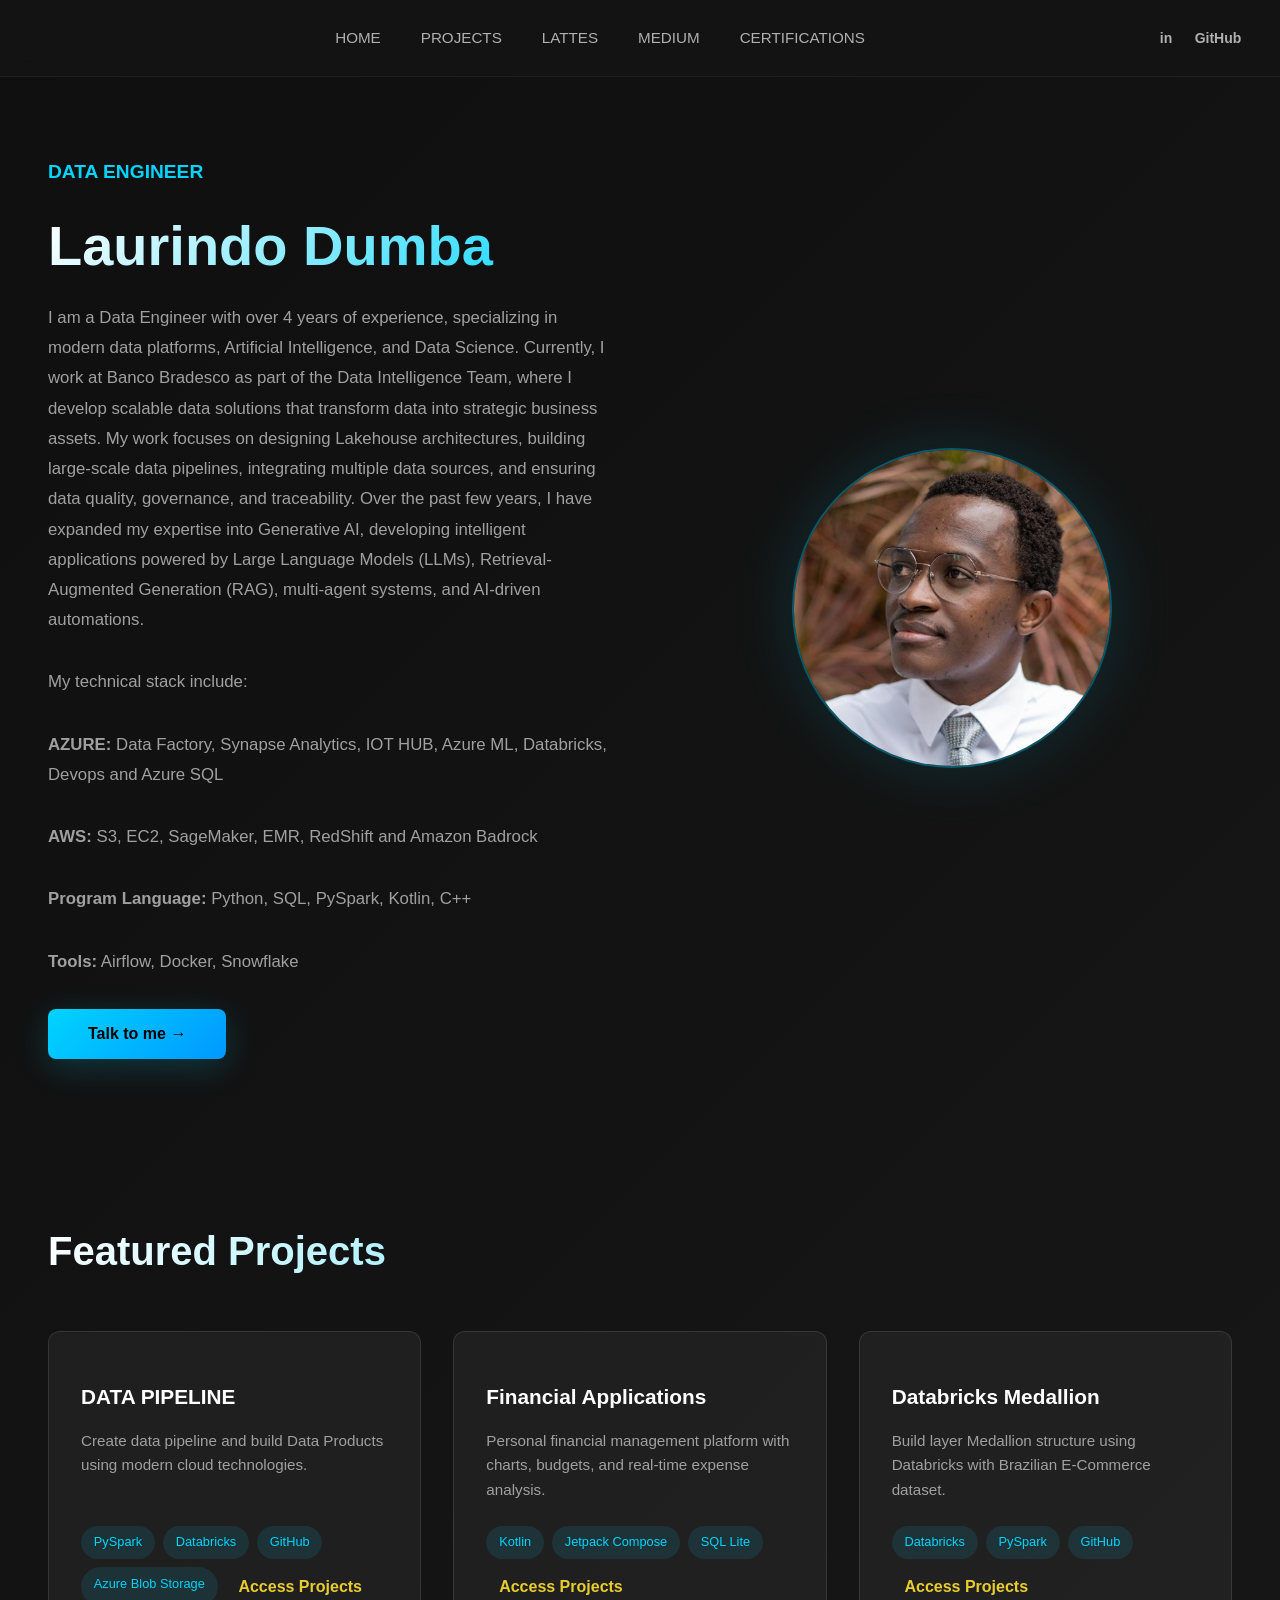
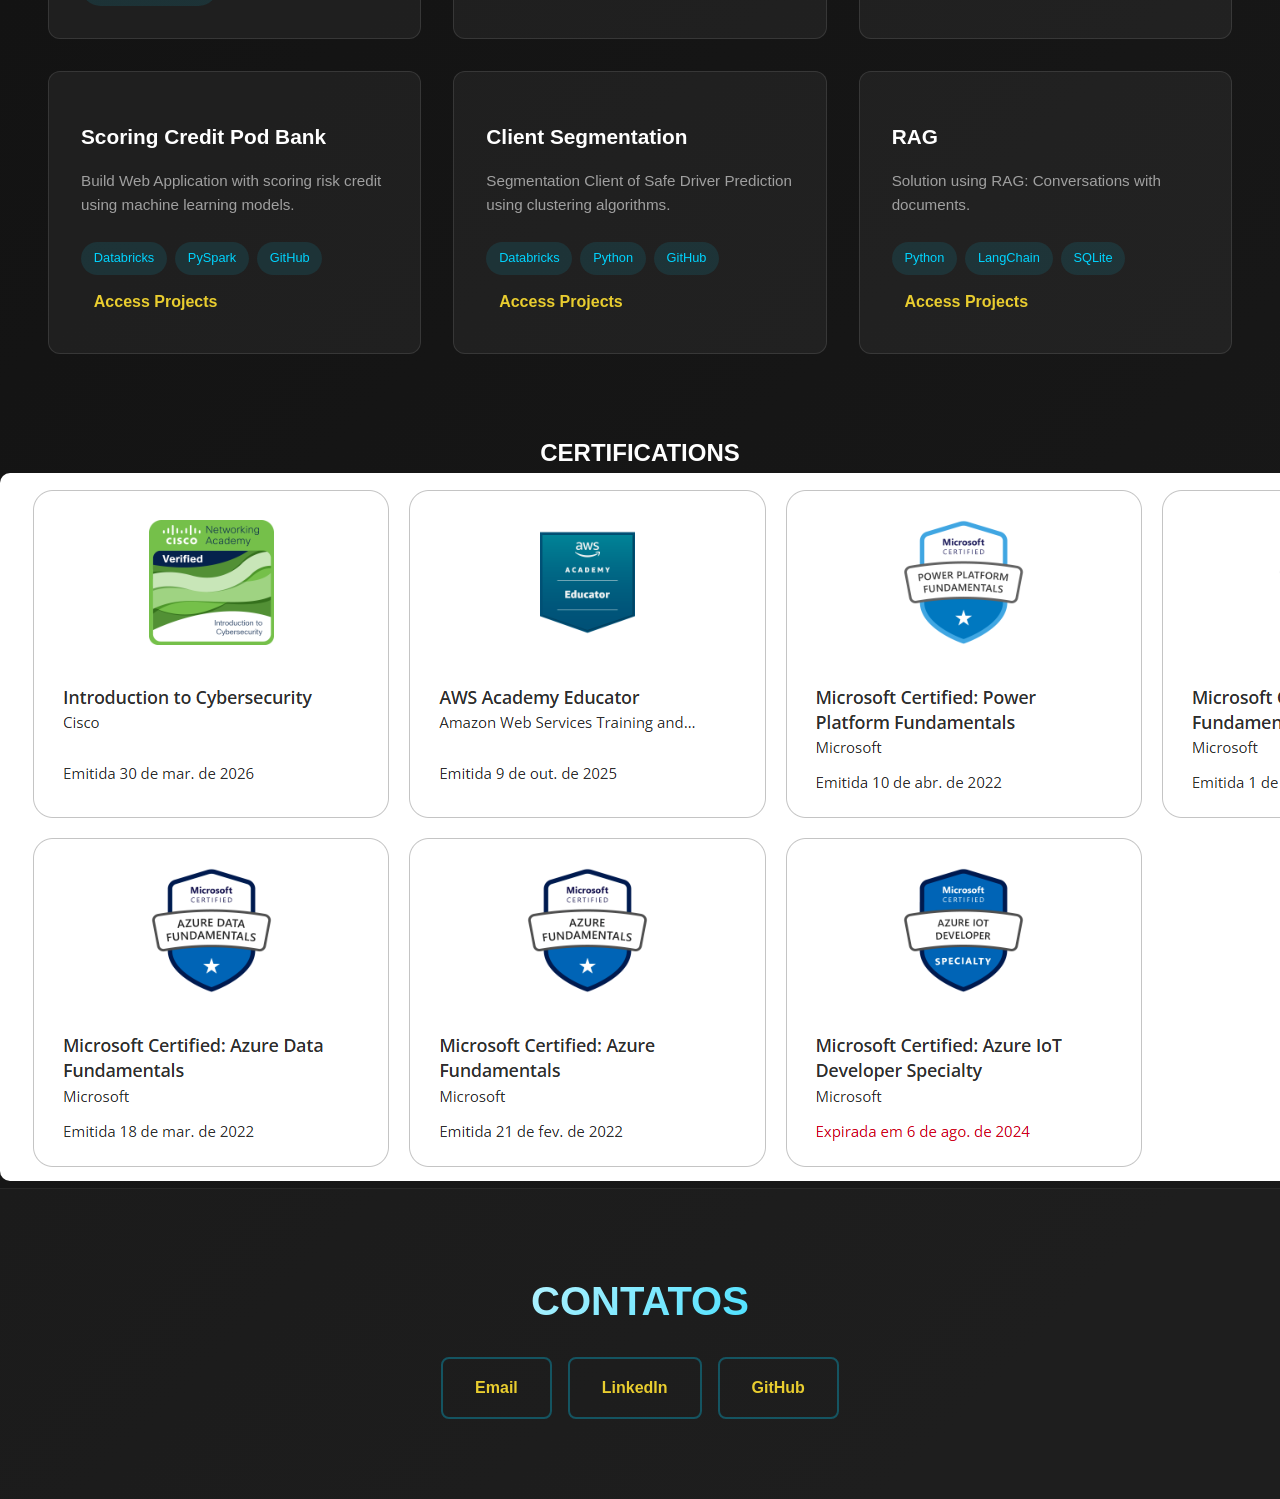
<file: index.html>
<!DOCTYPE html>
<html lang="pt-BR">
<head>
  <meta charset="UTF-8">
  <meta name="viewport" content="width=device-width, initial-scale=1.0">
  <title>Laurindo Dumba - DATA ENGINEER</title>
  <link rel="stylesheet" href="main.css">
</head>
<body>
  <!-- Navigation -->
  <nav>
    <div class="nav-logo"></div>
    <ul class="nav-links">
      <li><a href="#home">HOME</a></li>
      <li><a href="#projects">PROJECTS</a></li>
     <!-- <li><a href="eventos.html">EVENTS</a></li> -->
      <li><a href="http://lattes.cnpq.br/9000819777470182">LATTES</a></li>
      <li><a href="https://medium.com/@dumbalvd">MEDIUM</a></li>
      <li><a href="#certifications">CERTIFICATIONS</a></li>
    </ul>
    <div class="nav-socials">
      <a href="https://linkedin.com/in/laurindo-dumba-45b214102/" class="social-icon" title="LinkedIn">in</a>
      <a href="https://github.com/laurindodumba" class="social-icon" title="GitHub">GitHub</a>
    </div>
  </nav>

  <!-- Hero Section -->
  <section class="hero" id="home">
    <div class="hero-content">
      <div class="title">DATA ENGINEER</div>
      <h1>Laurindo Dumba</h1>
      <p>I am a Data Engineer with over 4 years of experience, specializing in modern data platforms, Artificial Intelligence, and Data Science.

Currently, I work at Banco Bradesco as part of the Data Intelligence Team, where I develop scalable data solutions that transform data into strategic business assets.

My work focuses on designing Lakehouse architectures, building large-scale data pipelines, integrating multiple data sources, and ensuring data quality, governance, and traceability.

Over the past few years, I have expanded my expertise into Generative AI, developing intelligent applications powered by Large Language Models (LLMs), Retrieval-Augmented Generation (RAG), multi-agent systems, and AI-driven automations.</p>
      <p>My technical stack include:</p>
      <p><strong>AZURE:</strong> Data Factory, Synapse Analytics, IOT HUB, Azure ML, Databricks, Devops and Azure SQL</p>
      <p><strong>AWS:</strong> S3, EC2, SageMaker, EMR, RedShift and Amazon Badrock</p>
      <p><strong>Program Language:</strong> Python, SQL, PySpark, Kotlin, C++</p>
      <p><strong>Tools:</strong> Airflow, Docker, Snowflake</p>
      <button class="cta-button" onclick="document.getElementById('contact').scrollIntoView({behavior: 'smooth'})">Talk to me →</button>
    </div>
    <div class="hero-image">
      <div class="image-circle">
        <img src="foto/ld.png" alt="Laurindo Dumba" style="width: 450px; height: auto;">
      </div>
    </div>
  </section>

  <!-- Projects Section -->
  <section class="projects" id="projects">
    <h2 class="section-title">Featured Projects</h2>
    <div class="projects-grid">
      <div class="project-card">
        <div class="project-icon"></div>
        <h3>DATA PIPELINE</h3>
        <p>Create data pipeline and build Data Products using modern cloud technologies.</p>
        <div class="project-tags">
          <span class="tag">PySpark</span>
          <span class="tag">Databricks</span>
          <span class="tag">GitHub</span>
          <span class="tag">Azure Blob Storage</span>
          <a href="https://github.com/laurindodumba/AZURE-GLOBAL">Access Projects</a>
        </div>
      </div>

      <div class="project-card">
        <div class="project-icon"></div>
        <h3>Financial Applications</h3>
        <p>Personal financial management platform with charts, budgets, and real-time expense analysis.</p>
        <div class="project-tags">
          <span class="tag">Kotlin</span>
          <span class="tag">Jetpack Compose</span>
          <span class="tag">SQL Lite</span>
          <a href="https://github.com/laurindodumba/Aplicativo-Financeiro-Zimbogo">Access Projects</a>
        </div>
      </div>

      <div class="project-card">
        <div class="project-icon"></div>
        <h3>Databricks Medallion</h3>
        <p>Build layer Medallion structure using Databricks with Brazilian E-Commerce dataset.</p>
        <div class="project-tags">
          <span class="tag">Databricks</span>
          <span class="tag">PySpark</span>
          <span class="tag">GitHub</span>
          <a href="https://github.com/laurindodumba/-Databricks-Medallion---Brazilian-E-Commerce-Public-Dataset-by-Olist-">Access Projects</a>
        </div>
      </div>

      <div class="project-card">
        <div class="project-icon"></div>
        <h3>Scoring Credit Pod Bank</h3>
        <p>Build Web Application with scoring risk credit using machine learning models.</p>
        <div class="project-tags">
          <span class="tag">Databricks</span>
          <span class="tag">PySpark</span>
          <span class="tag">GitHub</span>
          <a href="https://github.com/laurindodumba/-Databricks-Medallion---Brazilian-E-Commerce-Public-Dataset-by-Olist-">Access Projects</a>
        </div>
      </div>

      <div class="project-card">
        <div class="project-icon"></div>
        <h3>Client Segmentation</h3>
        <p>Segmentation Client of Safe Driver Prediction using clustering algorithms.</p>
        <div class="project-tags">
          <span class="tag">Databricks</span>
          <span class="tag">Python</span>
          <span class="tag">GitHub</span>
          <a href="https://github.com/laurindodumba/-PROJETO-DE_CIENCIA-DE-DADOS-SEGMENTACAO">Access Projects</a>
        </div>
      </div>

      <div class="project-card">
        <div class="project-icon"></div>
        <h3>RAG</h3>
        <p>Solution using RAG: Conversations with documents.</p>
        <div class="project-tags">
          <span class="tag">Python</span>
          <span class="tag">LangChain</span>
          <span class="tag">SQLite</span>
          <a href="https://github.com/laurindodumba/Aula-laboratorio2.git">Access Projects</a>
        </div>
      </div>
    </div>
  </section>

  <!-- Certifications -->
   <section class="certifications" id="certifications">
    <div class="certification-container" align="center">
      <h2>CERTIFICATIONS</h2>
      <a href="https://www.credly.com/users/laurindo-vilonga-dumba/badges#credly" target="_top"></a>
      <div class="certification-list">
        <div class="certification-item">
          <img src="foto/certificados.png" alt="Azure Certification" class="certification-icon" style="border-radius: 10px; height: auto;">
        </div>
      </div>
    </div>
   </section>

  <!-- Contact Section -->
  <section class="contact" id="contact">
    <div class="contact-container">
      <h2>CONTATOS</h2>
      <div class="contact-buttons">
        <a href="mailto:dumbalvd@email.com" class="contact-btn">Email</a>
        <a href="https://linkedin.com/in/laurindo-dumba-45b214102/" class="contact-btn">LinkedIn</a>
        <a href="https://github.com/laurindodumba" class="contact-btn">GitHub</a>
      </div>
    </div>
  </section>

  <script>
    // Smooth scrolling for navigation links
    document.querySelectorAll('a[href^="#"]').forEach(anchor => {
      anchor.addEventListener('click', function (e) {
        const href = this.getAttribute('href');
        if (href !== '#' && document.querySelector(href)) {
          e.preventDefault();
          document.querySelector(href).scrollIntoView({
            behavior: 'smooth',
            block: 'start'
          });
        }
      });
    });

    // Add scroll animation for elements
    const observerOptions = {
      threshold: 0.1,
      rootMargin: '0px 0px -100px 0px'
    };

    const observer = new IntersectionObserver(function(entries) {
      entries.forEach(entry => {
        if (entry.isIntersecting) {
          entry.target.style.opacity = '1';
          entry.target.style.transform = 'translateY(0)';
        }
      });
    }, observerOptions);

    document.querySelectorAll('.project-card').forEach(el => {
      el.style.opacity = '0';
      el.style.transform = 'translateY(20px)';
      el.style.transition = 'all 0.6s ease-out';
      observer.observe(el);
    });
  </script>
</body>
</html>
</file>
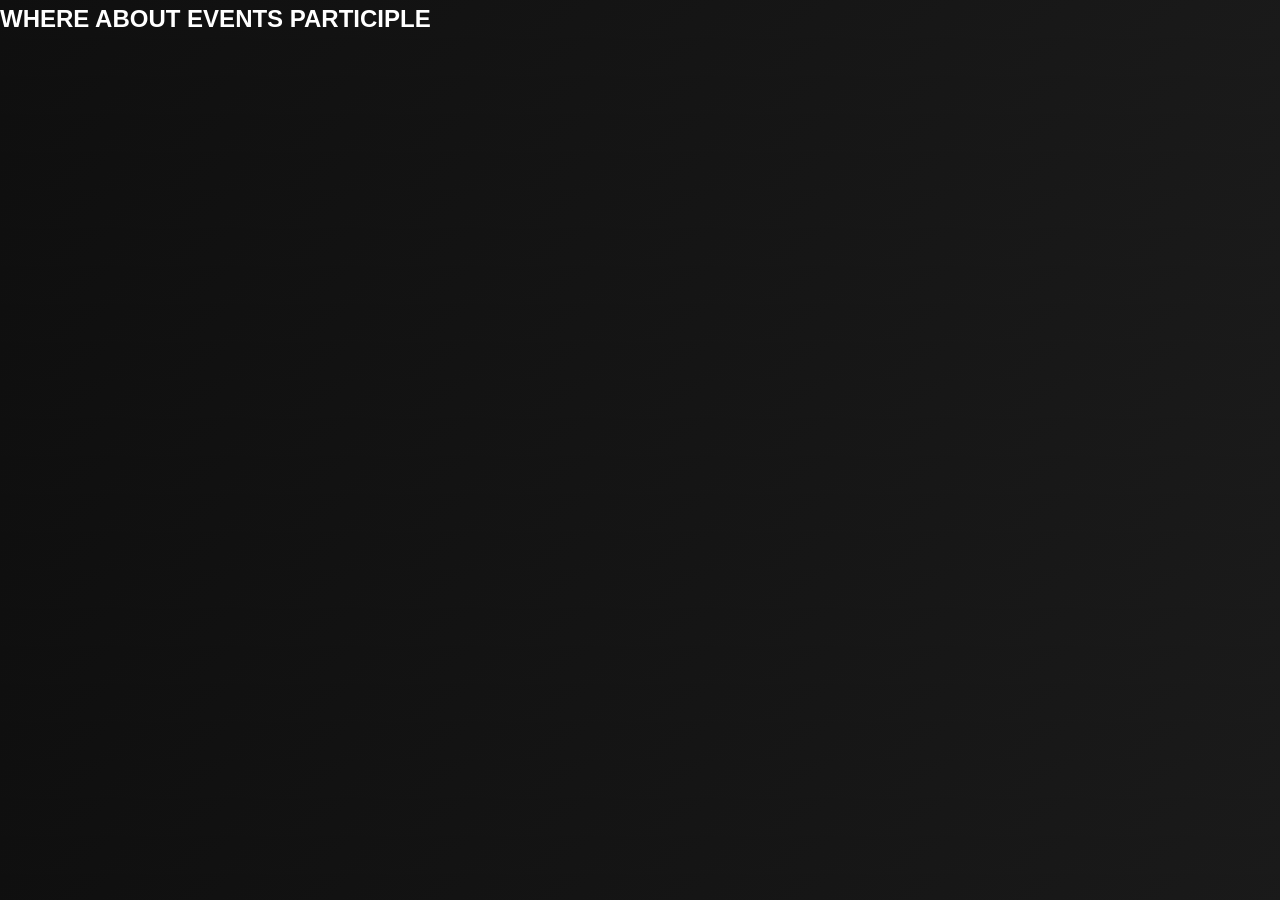
<file: eventos.html>
<!DOCTYPE html>
<html lang='en'>
<head>
    <meta charset='utf-8'>
    <meta name='viewport' content='width=device-width, initial-scale=1'>
    <title>Eventos</title>
    <link rel='stylesheet' href='main.css'>
</head>
<body>
    <h2>WHERE ABOUT EVENTS PARTICIPLE</h2>
</body>
</html>
</file>
<file: main.css>
* {
  margin: 0;
  padding: 0;
  box-sizing: border-box;
}

body {
  font-family: -apple-system, BlinkMacSystemFont, 'Segoe UI', 'Roboto', sans-serif;
  background: linear-gradient(135deg, #0f0f0f 0%, #1a1a1a 100%);
  color: #ffffff;
  overflow-x: hidden;
  line-height: 1.6;
}

/* Scrollbar */
::-webkit-scrollbar {
  width: 10px;
}

::-webkit-scrollbar-track {
  background: rgba(255, 255, 255, 0.05);
}

::-webkit-scrollbar-thumb {
  background: rgba(0, 212, 255, 0.3);
  border-radius: 5px;
}

::-webkit-scrollbar-thumb:hover {
  background: rgba(0, 212, 255, 0.5);
}

/* Navigation */
nav {
  display: flex;
  justify-content: space-between;
  align-items: center;
  padding: 1.5rem 3rem;
  background: rgba(20, 20, 20, 0.8);
  backdrop-filter: blur(10px);
  border-bottom: 1px solid rgba(255, 255, 255, 0.05);
  position: sticky;
  top: 0;
  z-index: 100;
  animation: slideDown 0.6s ease-out;
}

@keyframes slideDown {
  from {
    opacity: 0;
    transform: translateY(-20px);
  }
  to {
    opacity: 1;
    transform: translateY(0);
  }
}

.nav-logo {
  font-size: 1.3rem;
  font-weight: 700;
  background: linear-gradient(135deg, #00d4ff 0%, #0099ff 100%);
  -webkit-background-clip: text;
  -webkit-text-fill-color: transparent;
  background-clip: text;
  letter-spacing: 1px;
  cursor: pointer;
  transition: transform 0.3s ease;
}

.nav-logo:hover {
  transform: scale(1.05);
}

.nav-links {
  display: flex;
  gap: 2.5rem;
  list-style: none;
}

.nav-links a {
  color: #b0b0b0;
  text-decoration: none;
  font-size: 0.95rem;
  font-weight: 500;
  transition: color 0.3s ease;
  position: relative;
}

.nav-links a:hover {
  color: #00d4ff;
}

.nav-links a::after {
  content: '';
  position: absolute;
  bottom: -5px;
  left: 0;
  width: 0;
  height: 2px;
  background: linear-gradient(90deg, #00d4ff, #0099ff);
  transition: width 0.3s ease;
}

.nav-links a:hover::after {
  width: 100%;
}

.nav-socials {
  display: flex;
  gap: 1.5rem;
}

.social-icon {
  width: 28px;
  height: 28px;
  display: flex;
  align-items: center;
  justify-content: center;
  color: #b0b0b0;
  cursor: pointer;
  transition: all 0.3s ease;
  font-size: 14px;
  font-weight: 600;
  text-decoration: none;
}

.social-icon:hover {
  color: #00d4ff;
  transform: translateY(-2px);
}

/* Hero Section */
.hero {
  display: grid;
  grid-template-columns: 1fr 1fr;
  gap: 4rem;
  align-items: center;
  padding: 5rem 3rem;
  max-width: 1400px;
  margin: 0 auto;
  animation: fadeIn 0.8s ease-out 0.2s both;
}

@keyframes fadeIn {
  from {
    opacity: 0;
  }
  to {
    opacity: 1;
  }
}

.hero-content h1 {
  font-size: 3.5rem;
  font-weight: 700;
  line-height: 1.2;
  margin-bottom: 1.5rem;
  animation: slideUp 0.8s ease-out 0.3s both;
  background: linear-gradient(135deg, #ffffff 0%, #00d4ff 100%);
  -webkit-background-clip: text;
  -webkit-text-fill-color: transparent;
  background-clip: text;
}

@keyframes slideUp {
  from {
    opacity: 0;
    transform: translateY(30px);
  }
  to {
    opacity: 1;
    transform: translateY(0);
  }
}

.hero-content .title {
  font-size: 1.2rem;
  color: #00d4ff;
  margin-bottom: 1.5rem;
  font-weight: 600;
  animation: slideUp 0.8s ease-out 0.25s both;
}

.hero-content p {
  font-size: 1.05rem;
  color: #a0a0a0;
  line-height: 1.8;
  margin-bottom: 2rem;
  animation: slideUp 0.8s ease-out 0.35s both;
}

.cta-button {
  display: inline-block;
  padding: 1rem 2.5rem;
  background: linear-gradient(135deg, #00d4ff 0%, #0099ff 100%);
  color: #000;
  font-weight: 700;
  font-size: 1rem;
  text-decoration: none;
  border-radius: 8px;
  transition: all 0.3s ease;
  animation: slideUp 0.8s ease-out 0.45s both;
  border: none;
  cursor: pointer;
  box-shadow: 0 8px 32px rgba(0, 212, 255, 0.2);
}

.cta-button:hover {
  transform: translateY(-3px);
  box-shadow: 0 12px 48px rgba(0, 212, 255, 0.4);
}

.cta-button:active {
  transform: translateY(-1px);
}

.hero-image {
  position: relative;
  display: flex;
  justify-content: center;
  align-items: center;
  animation: slideUp 0.8s ease-out 0.35s both;
}

.image-circle {
  width: 320px;
  height: 320px;
  border-radius: 50%;
  background: linear-gradient(135deg, rgba(0, 212, 255, 0.1) 0%, rgba(0, 153, 255, 0.1) 100%);
  border: 2px solid rgba(0, 212, 255, 0.3);
  display: flex;
  align-items: center;
  justify-content: center;
  position: relative;
  overflow: hidden;
  box-shadow: 0 0 60px rgba(0, 212, 255, 0.15);
}

.image-placeholder {
  width: 100%;
  height: 100%;
  background: linear-gradient(135deg, #1a1a1a, #0a0a0a);
  border-radius: 50%;
  display: flex;
  align-items: center;
  justify-content: center;
  font-size: 4rem;
  color: #333;
}

/* Clients Section */
.clients {
  padding: 4rem 3rem;
  background: rgba(255, 255, 255, 0.02);
  border-top: 1px solid rgba(255, 255, 255, 0.05);
  border-bottom: 1px solid rgba(255, 255, 255, 0.05);
}

.clients-label {
  font-size: 0.85rem;
  color: #666;
  text-transform: uppercase;
  letter-spacing: 2px;
  margin-bottom: 2rem;
  animation: slideUp 0.8s ease-out 0.5s both;
}

.clients-grid {
  display: grid;
  grid-template-columns: repeat(5, 1fr);
  gap: 2rem;
  max-width: 1400px;
  margin: 0 auto;
  animation: slideUp 0.8s ease-out 0.55s both;
}

.client-logo {
  display: flex;
  align-items: center;
  justify-content: center;
  padding: 1.5rem;
  background: rgba(255, 255, 255, 0.03);
  border: 1px solid rgba(255, 255, 255, 0.05);
  border-radius: 8px;
  transition: all 0.3s ease;
  color: #888;
  font-weight: 600;
  font-size: 0.9rem;
  cursor: pointer;
  min-height: 100px;
}

.client-logo:hover {
  background: rgba(0, 212, 255, 0.1);
  border-color: rgba(0, 212, 255, 0.3);
  color: #00d4ff;
  transform: translateY(-4px);
  box-shadow: 0 8px 24px rgba(0, 212, 255, 0.15);
}

/* Projects Section */
.projects {
  padding: 5rem 3rem;
  max-width: 1400px;
  margin: 0 auto;
}

.section-title {
  font-size: 2.5rem;
  font-weight: 700;
  margin-bottom: 3rem;
  background: linear-gradient(135deg, #ffffff 0%, #00d4ff 100%);
  -webkit-background-clip: text;
  -webkit-text-fill-color: transparent;
  background-clip: text;
  animation: slideUp 0.8s ease-out 0.2s both;
}

.projects-grid {
  display: grid;
  grid-template-columns: repeat(3, 1fr);
  gap: 2rem;
  animation: slideUp 0.8s ease-out 0.3s both;
}

.project-card {
  background: rgba(255, 255, 255, 0.05);
  border: 1px solid rgba(255, 255, 255, 0.1);
  border-radius: 12px;
  padding: 2rem;
  transition: all 0.3s ease;
  cursor: pointer;
  display: flex;
  flex-direction: column;
  gap: 1rem;
}

.project-card:hover {
  background: rgba(0, 212, 255, 0.08);
  border-color: rgba(0, 212, 255, 0.3);
  transform: translateY(-8px);
  box-shadow: 0 12px 40px rgba(0, 212, 255, 0.15);
}

.project-icon {
  font-size: 2.5rem;
}

.project-card h3 {
  font-size: 1.3rem;
  font-weight: 600;
  color: #ffffff;
}

.project-card p {
  color: #a0a0a0;
  font-size: 0.95rem;
  line-height: 1.6;
  flex-grow: 1;
}

.project-tags {
  display: flex;
  gap: 0.5rem;
  flex-wrap: wrap;
  margin-top: 0.5rem;
}

.tag {
  background: rgba(0, 212, 255, 0.1);
  color: #00d4ff;
  padding: 0.4rem 0.8rem;
  border-radius: 20px;
  font-size: 0.8rem;
  font-weight: 500;
}

.project-tags a {
  color: #e9cd2f;
  text-decoration: none;
  font-weight: 600;
  padding: 0.4rem 0.8rem;
  border-radius: 20px;
  transition: all 0.3s ease;
}

.project-tags a:hover {
  color: #00d4ff;
  background: rgba(0, 212, 255, 0.2);
}

/* Skills Section */
.skills {
  padding: 5rem 3rem;
  background: rgba(255, 255, 255, 0.01);
  border-top: 1px solid rgba(255, 255, 255, 0.05);
  border-bottom: 1px solid rgba(255, 255, 255, 0.05);
}

.skills-container {
  max-width: 1400px;
  margin: 0 auto;
}

.skills-grid {
  display: grid;
  grid-template-columns: repeat(2, 1fr);
  gap: 3rem;
  margin-top: 2rem;
  animation: slideUp 0.8s ease-out 0.3s both;
}

.skill-category h3 {
  font-size: 1.3rem;
  margin-bottom: 1.5rem;
  color: #00d4ff;
}

.skill-item {
  display: flex;
  align-items: center;
  gap: 1rem;
  margin-bottom: 1rem;
}

.skill-name {
  font-weight: 500;
  color: #ffffff;
  min-width: 100px;
}

.skill-bar {
  flex: 1;
  height: 6px;
  background: rgba(255, 255, 255, 0.1);
  border-radius: 3px;
  overflow: hidden;
}

.skill-progress {
  height: 100%;
  background: linear-gradient(90deg, #00d4ff, #0099ff);
  border-radius: 3px;
  animation: fillBar 1s ease-out 0.5s both;
}

@keyframes fillBar {
  from {
    width: 0;
  }
  to {
    width: var(--progress);
  }
}

/* Testimonials Section */
.testimonials {
  padding: 5rem 3rem;
  max-width: 1400px;
  margin: 0 auto;
}

.testimonials-grid {
  display: grid;
  grid-template-columns: repeat(3, 1fr);
  gap: 2rem;
  margin-top: 2rem;
  animation: slideUp 0.8s ease-out 0.3s both;
}

.testimonial-card {
  background: rgba(255, 255, 255, 0.05);
  border: 1px solid rgba(255, 255, 255, 0.1);
  border-radius: 12px;
  padding: 2rem;
  transition: all 0.3s ease;
}

.testimonial-card:hover {
  background: rgba(0, 212, 255, 0.08);
  border-color: rgba(0, 212, 255, 0.3);
  transform: translateY(-4px);
}

.stars {
  color: #ffd700;
  margin-bottom: 1rem;
  font-size: 1.1rem;
}

.testimonial-card p {
  color: #a0a0a0;
  margin-bottom: 1.5rem;
  font-style: italic;
  line-height: 1.8;
}

.testimonial-author {
  display: flex;
  align-items: center;
  gap: 1rem;
}

.author-avatar {
  width: 40px;
  height: 40px;
  border-radius: 50%;
  background: linear-gradient(135deg, #00d4ff, #0099ff);
  display: flex;
  align-items: center;
  justify-content: center;
  font-weight: 600;
  font-size: 0.9rem;
}

.author-info h4 {
  color: #ffffff;
  font-size: 0.95rem;
  margin-bottom: 0.2rem;
}

.author-info p {
  color: #666;
  font-size: 0.85rem;
  margin: 0;
}

/* Contact Section */
.contact {
  padding: 5rem 3rem;
  background: rgba(255, 255, 255, 0.02);
  border-top: 1px solid rgba(255, 255, 255, 0.05);
  text-align: center;
}

.contact-container {
  max-width: 600px;
  margin: 0 auto;
}

.contact h2 {
  font-size: 2.5rem;
  margin-bottom: 1.5rem;
  background: linear-gradient(135deg, #ffffff 0%, #00d4ff 100%);
  -webkit-background-clip: text;
  -webkit-text-fill-color: transparent;
  background-clip: text;
}

.contact p {
  color: #a0a0a0;
  font-size: 1.05rem;
  margin-bottom: 2.5rem;
  line-height: 1.8;
}

.contact-buttons {
  display: flex;
  gap: 1rem;
  justify-content: center;
  flex-wrap: wrap;
}

.contact-btn {
  padding: 1rem 2rem;
  border: 2px solid rgba(0, 212, 255, 0.3);
  background: transparent;
  color: #e9cd2f;
  border-radius: 8px;
  cursor: pointer;
  font-weight: 600;
  transition: all 0.3s ease;
  text-decoration: none;
  display: inline-block;
}

.contact-btn:hover {
  background: rgba(0, 212, 255, 0.1);
  border-color: rgba(0, 212, 255, 0.6);
  transform: translateY(-2px);
}

/* Footer */
footer {
  padding: 2rem 3rem;
  text-align: center;
  color: #666;
  border-top: 1px solid rgba(255, 255, 255, 0.05);
}

footer p {
  margin: 0;
  font-size: 0.95rem;
}

/* Responsive */
@media (max-width: 768px) {
  nav {
    flex-direction: column;
    padding: 1rem;
    gap: 1rem;
  }

  .nav-links {
    flex-wrap: wrap;
    gap: 1rem;
    justify-content: center;
    font-size: 0.85rem;
  }

  .hero {
    grid-template-columns: 1fr;
    padding: 3rem 1.5rem;
    gap: 2rem;
  }

  .hero-content h1 {
    font-size: 2.5rem;
  }

  .image-circle {
    width: 240px;
    height: 240px;
  }

  .clients-grid {
    grid-template-columns: repeat(2, 1fr);
    gap: 1rem;
  }

  .client-logo {
    padding: 1rem;
    font-size: 0.8rem;
    min-height: auto;
  }

  .section-title {
    font-size: 2rem;
  }

  .projects-grid {
    grid-template-columns: 1fr;
  }

  .skills-grid {
    grid-template-columns: 1fr;
  }

  .testimonials-grid {
    grid-template-columns: 1fr;
  }

  .contact-buttons {
    flex-direction: column;
  }

  .contact-btn {
    width: 100%;
  }

  padding {
    padding: 3rem 1.5rem;
  }
}
</file>
